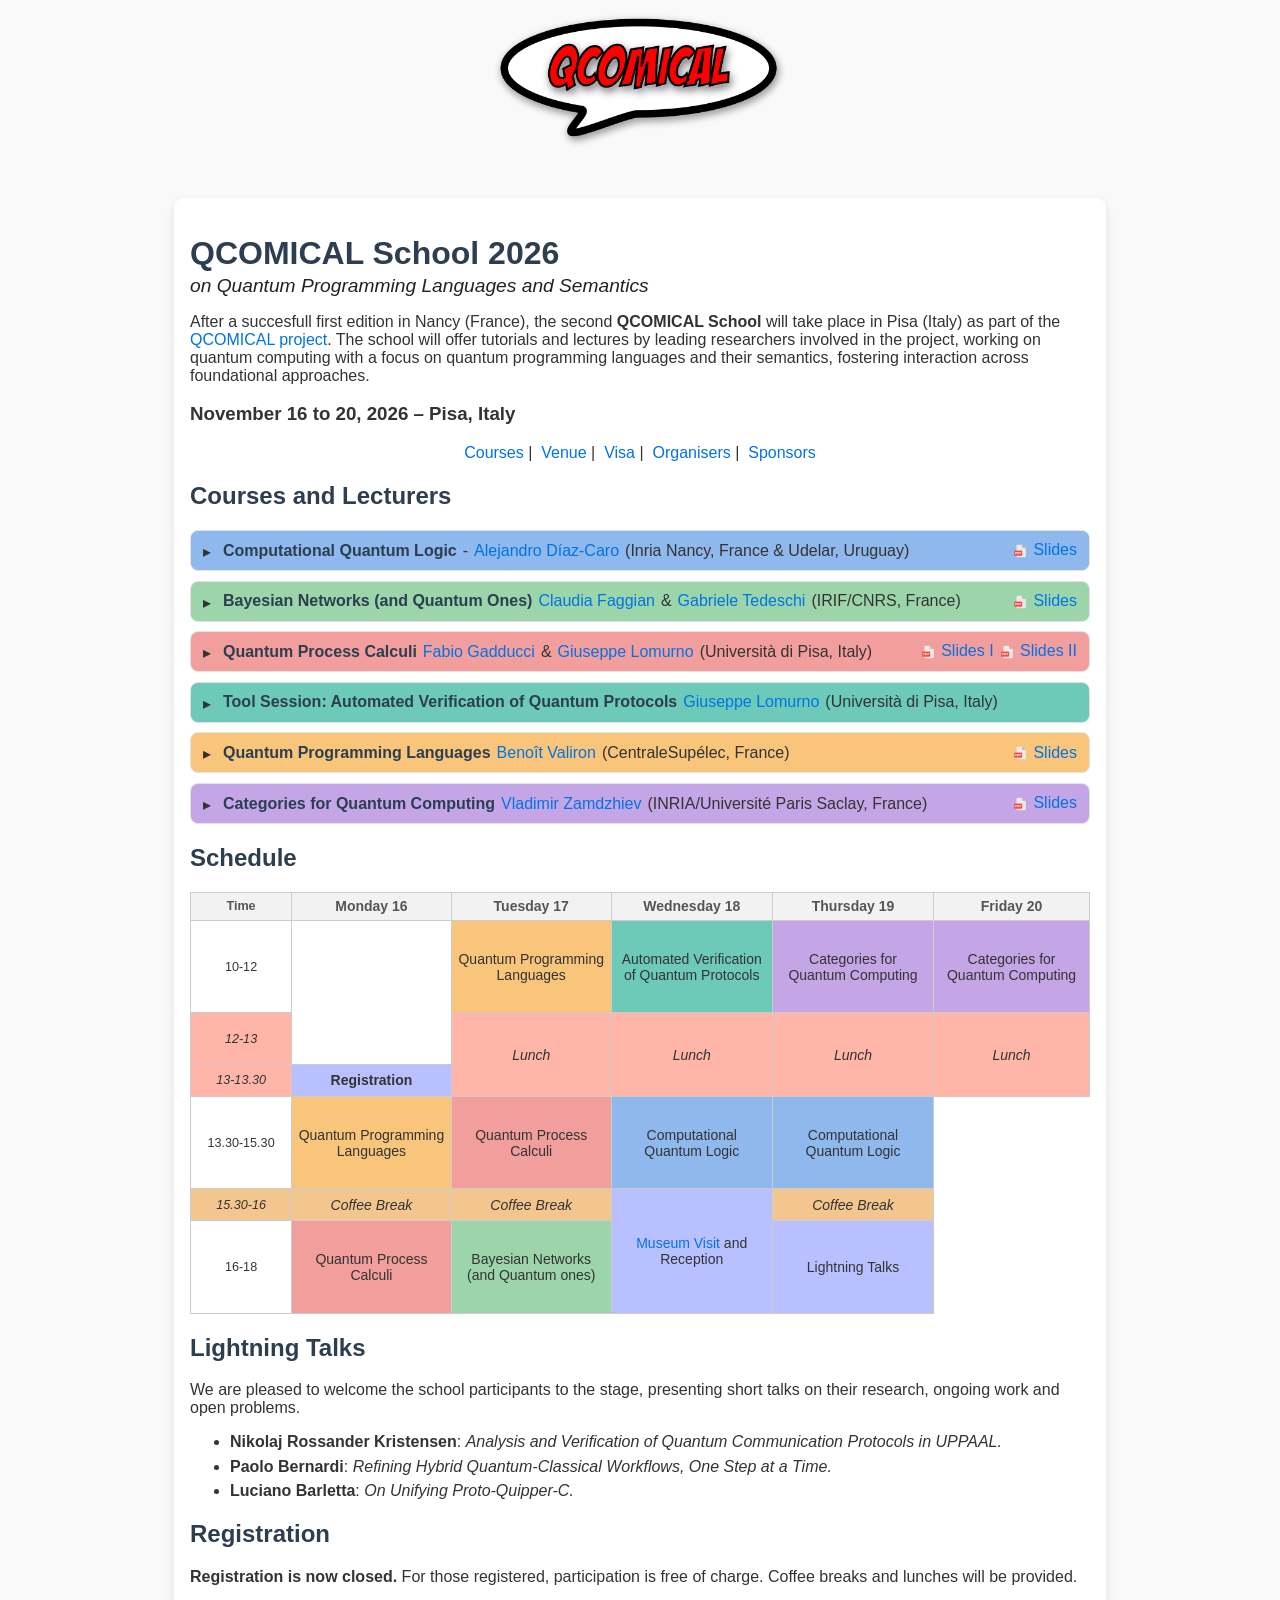
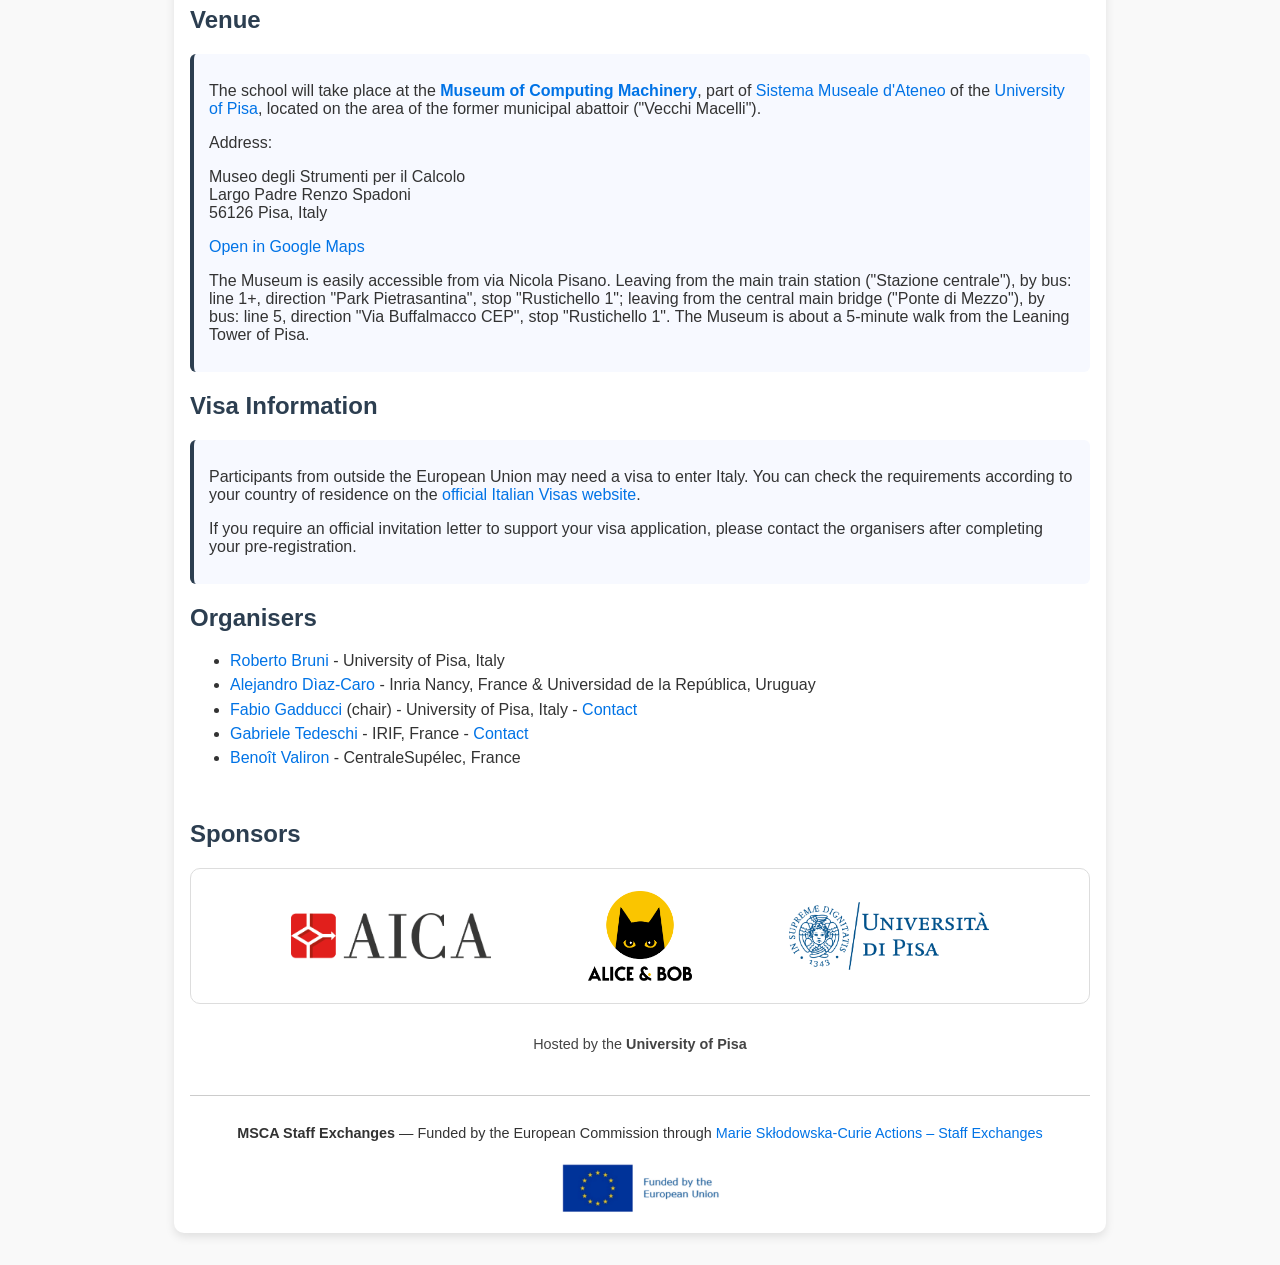
<file: index.html>
<!DOCTYPE html>
<html lang="en">
<head>
  <meta charset="UTF-8">
  <meta name="viewport" content="width=device-width, initial-scale=1">
  <title>QCOMICAL School 2026</title>
  <LINK rel="shortcut icon" href="favqcomical.png" type="image/x-icon">
  <link rel="stylesheet" href="style-qcomical.css?v=36">
</head>
<body>
  <div class="logo-container">
    <img src="img/QCOMICAL-logo.png" alt="QCOMICAL logo" class="qcomical-logo">
  </div>

<main class="container">
  <h1>QCOMICAL School 2026</h1>
  <p class="tagline"><em>on Quantum Programming Languages and Semantics</em></p>
  <p>
  After a succesfull first edition in Nancy (France), the second <strong>QCOMICAL School</strong> will take place in Pisa (Italy) as part of the 
  <a href="https://wdi.centralesupelec.fr/qcomical/" target="_blank">QCOMICAL project</a>.
  The school will offer tutorials and lectures by leading researchers involved in the project, working on quantum computing
  with a focus on quantum programming languages and their semantics, fostering interaction across foundational approaches.
  </p>

  <h3>November 16 to 20, 2026 – Pisa, Italy</h3>
  <nav style="margin: 0.5em 0 1.25em; text-align:center">
    <a href="#courses">Courses</a>&nbsp;|&nbsp; 
    <!--<a href="#schedule">Schedule</a>&nbsp;|&nbsp;-->
    <a href="#venue">Venue</a>&nbsp;|&nbsp;
    <a href="#visa">Visa</a>&nbsp;|&nbsp;
    <a href="#organisers">Organisers</a>&nbsp;|&nbsp;
    <a href="#sponsors">Sponsors</a>
  </nav>


  <h2 id="courses">Courses and Lecturers</h2>
  <ul class="lecturers">
    <li>
      <details class="course ql">
	<summary class="ql">
	  <span class="left">
	    <span class="course-title">Computational Quantum Logic</span> -
	     <a href="https://members.loria.fr/adiazcaro/" target="_blank">Alejandro D&iacute;az-Caro</a> 
	     (Inria Nancy, France & Udelar, Uruguay)
	  </span>
	  <span class="right">
	    <a href="alejandro.pdf" class="pdf" target="_blank">Slides</a>
	  </span>
	</summary>
	<div class="abstract">
	  <p>In this course, we will explore the logical foundations of quantum computing through the lens of the Curry-Howard correspondence. We will look at both directions of this relationship: how linear logic provides a natural framework for quantum mechanics, and conversely, what kind of logic emerges when we take quantum linearity as the starting point. Along the way, we will explore the challenges posed by measurement and the resulting non-determinism, examining different approaches to incorporating non-deterministic choice into logical systems.</p>
	</div>
      </details>
    </li>
    <li>
      <details class="course bn">
	<summary class="bn">
	  <span class="left">
	    <span class="course-title">Bayesian Networks (and Quantum Ones)</span>
	     <a href="https://www.irif.fr/~faggian/" target="_blank">Claudia Faggian</a> 
       &
       <a href="https://www.irif.fr/users/tedeschi/index" target="_blank">Gabriele Tedeschi</a> (IRIF/CNRS, France)
	  </span>
	  <span class="right">
	    <a href="tedeschi.pdf" class="pdf" target="_blank">Slides</a>
	  </span>
	</summary>
	<div class="abstract">
	  <p>Quantum theory can be framed as a theory of inference. What it predicts are the probabilities of measurement outcomes on a system; so framed, prediction is a problem of probabilistic inference. It is then natural to ask if and how the tools developed for classical Bayesian inference carry over to the quantum setting — an active research area.


The first part of the course introduces Bayesian networks, prominent graphical models for probabilistic reasoning under uncertainty, which have a dual nature as tools for inference and as causal models. We present their semantics and the basic mechanisms of inference.

The second part opens towards quantum Bayesian networks, which extend the framework to systems involving both classical and quantum data. The Bell experiment — Alice and Bob measuring a pair of entangled qubits in laboratories far apart — will be our guiding example.</p>
	</div>
      </details>
    </li>
    <li>
      <details class="course pc">
	<summary class="pc">
	  <span class="left">
	    <span class="course-title">Quantum Process Calculi</span>
	     <a href="https://pages.di.unipi.it/gadducci/" target="_blank">Fabio Gadducci</a> 
       &
       <a href="https://www.unipi.it/ateneo/organizzazione/persone/giuseppe-lomurno-204838/" target="_blank">Giuseppe Lomurno</a> (Universit&agrave; di Pisa, Italy)
	  </span>
	  <span class="right">
	    <a href="gadducci.pdf" class="pdf" target="_blank">Slides I</a>
      <a href="lomurno.pdf" class="pdf" target="_blank">Slides II</a>
	  </span>
	</summary>
	<div class="abstract">
	  <p>Whereas most quantum protocols are described in natural language and rarely analysed through the lens of formal methods, modern quantum network infrastructures demand rigorous guarantees of correctness and security. 
      Process calculi represent a natural candidate for quantum protocol verification, given their effectiveness in modelling and analysing distributed systems. 
      This course introduces the lqCCS language, a quantum extension of value-passing CCS.
      It describes its operational semantics, illustrates the associated testing and bisimulation equivalences,  and provides examples of protocol specifications to assess the calculus' adequacy in proving their correctness.</p>
	</div>
      </details>
    </li>
	<li>
      <details class="course vqp">
	<summary class="vqp">
	  <span class="left">
	    <span class="course-title">Tool Session: Automated Verification of Quantum Protocols</span>
	     <a href="https://www.unipi.it/ateneo/organizzazione/persone/giuseppe-lomurno-204838/" target="_blank">Giuseppe Lomurno</a> (Universit&agrave; di Pisa, Italy)
	  </span>
	  <span class="right">
	    <!--<a href="quarc" class="pdf" target="_blank">Slides</a>-->
	  </span>
	</summary>
	<div class="abstract">
	  <p>Quantum communication is moving from laboratory demonstrations to deployed security applications, so the correctness of quantum protocols is becoming a practical concern rather than a theoretical one.
Verification is hard on multiple axis: the systems act on possibly large quantum states with probabilistic behaviour, and being concurrent, they also exhibit non-deterministic behaviour.
These two features do not compose for free: theoretical work shows that naively extending classical techniques breaks soundness, and that scheduling must be handled with care.
We present an interactive workbench that implements these results.
Protocols are written in lqCCS, a process algebra that adds quantum operations to the simple syntax of CCS.
The tool typechecks protocols and sepcifications, derives their semantics as labelled transition systems, and decides behavioural equivalence via bisimilarity, both from the command line and through a GUI in which the state space can be explored interactively.
    </p>
	</div>
      </details>
    </li>
    <li>
      <details class="course qpl">
	<summary class="qpl">
	  <span class="left">
	    <span class="course-title">Quantum Programming Languages</span>
	     <a href="https://www.monoidal.net/" target="_blank">Beno&icirc;t Valiron</a> (CentraleSup&eacute;lec, France)
	  </span>
	  <span class="right">
	    <a href="valiron.pdf" class="pdf" target="_blank">Slides</a>
	  </span>
	</summary>
	  <div class="abstract">
	  <p>In this lecture, we will discuss what it means to program quantum
computers: what is the computational model, what is the general
structure of quantum algorithms, and what it implies in terms of
programming structures and constraints. We shall in particular focus on
the functional paradigm, and the differences with the classical
framework.</p>
	</div>
    </li>
    <li>
      <details class="course cat">
	<summary class="cat">
	  <span class="left">
	    <span class="course-title">Categories for Quantum Computing</span>
	     <a href="https://zamdzhiev.github.io/" target="_blank">Vladimir Zamdzhiev</a> (INRIA/Universit&eacute; Paris Saclay, France)
	  </span>
	  <span class="right">
	    <a href="zamdzhiev.pdf" class="pdf" target="_blank">Slides</a>
	  </span>
	</summary>
	<div class="abstract">
	  <p>In this course we recall some of the more important categories that have been studied in the program of Categorical Quantum Mechanics (CQM) for finite-dimensional quantum systems. Examples include the category FHilb of finite-dimensional Hilbert spaces and linear maps between them and a category that is equivalent to finite-dimensional C*-algebras and completely positive (CP) maps between them. We then consider additional categories that are relevant for quantum computation where we take into account normalisation constraints and show that we still have nice categorical structures that are compatible with the Heisenberg-Schrödinger duality of quantum theory.

The latter results are based on a joint paper with Thea Li and other papers coauthored with Bert Lindenhovius.</p>
	</div>
      </details>
    </li>
    </ul>

<div style="/*display: none;*/">
  <h2 id="schedule">Schedule</h2>
<div class="schedule">
  <table>
    <thead>
      <tr>
        <th>Time</th>
        <th>Monday 16</th>
        <th>Tuesday 17</th>
        <th>Wednesday 18</th>
        <th>Thursday 19</th>
        <th>Friday 20</th>
      </tr>
    </thead>
    <tbody>
      <!-- 10-12 -->
      <tr class="row-120">
        <td>10-12</td>
        <td class="empty"></td>
        <td class="courses qpl">Quantum Programming Languages</td>
        <td class="courses vqp">Automated Verification of Quantum Protocols</td>
        <td class="courses cat">Categories for Quantum Computing</td>
        <td class="courses cat">Categories for Quantum Computing</td>
      </tr>

      <!-- 12-13 -->
      <tr class="row-60">
        <td class="lunch">12-13</td>
        <td class="empty"></td>
        <td class="lunch" rowspan="2">Lunch</td>
        <td class="lunch" rowspan="2">Lunch</td>
        <td class="lunch" rowspan="2">Lunch</td>
        <td class="lunch" rowspan="2">Lunch</td>
      </tr>

      <!-- 13-13.30 -->
      <tr class="row-30">
        <td class="lunch">13-13.30</td>
        <td class="social"><strong>Registration</strong></td>
      </tr>

      <!-- 13.30-15.30 -->
      <tr class="row-120">
        <td>13.30-15.30</td>
        <td class="courses qpl">Quantum Programming Languages</td>
        <td class="courses pc">Quantum Process Calculi</td>
        <td class="courses ql">Computational Quantum Logic</td>
        <td class="courses ql">Computational Quantum Logic</td>
        <td class="empty"></td>
      </tr>

      <!-- 15.30-16 -->
      <tr class="row-30">
        <td class="coffee">15.30-16</td>
        <td class="coffee">Coffee Break</td>
        <td class="coffee">Coffee Break</td>
        <td class="social" rowspan="2"><a href="https://www.msc.sma.unipi.it/en/collections/">Museum Visit</a> and Reception</td>
        <td class="coffee">Coffee Break</td>
        <td class="empty"></td>
      </tr>

      <!-- 16-18 -->
      <tr class="row-120">
        <td>16-18</td>
        <td class="courses pc">Quantum Process Calculi</td>
        <td class="courses bn">Bayesian Networks (and Quantum ones)</td>
        <td class="social">Lightning Talks</td>
        <td class="empty"></td>
      </tr>
    </tbody>
  </table>
</div>
</div>

  <h2 id="lightning">Lightning Talks</h2>
  <p>We are pleased to welcome the school participants to the stage, presenting short talks on their research, ongoing work and open problems.</p>
  <ul class="organisers">
    <li><strong>Nikolaj Rossander Kristensen</strong>: <em>Analysis and Verification of Quantum Communication Protocols in UPPAAL.</em></li>
    <li><strong>Paolo Bernardi</strong>: <em>Refining Hybrid Quantum-Classical Workflows, One Step at a Time.</em></li>
    <li><strong>Luciano Barletta</strong>: <em>On Unifying Proto-Quipper-C.</em></li>
  </ul>

  <h2 id="prereg">Registration</h2>

  <p>
  <strong>Registration is now closed.</strong>
  For those registered, participation is free of charge</strong>. Coffee breaks and lunches will be provided.
  </p>
  <!--
  <div class="prereg-box"> 
    <p>Filling the form below is mandatory.</p>
    <a href="https://forms.gle/PEgU6gXWRvAGsyMJ6"
       target="_blank" rel="noopener"
		       aria-label="Open the pre-registration form in a new tab">
      Click here to access the registration form
    </a>
    <p>Your submission will be considered a pre-registration until you receive a confirmation email, usually sent within two days.</p>
    <h3>Registration deadline: October 16, 2026 (AoE)</h3>
    <p><strong>If you receive any error message, please try again or contact the organisers.</strong></p>
  </div>-->

  
  <!--
  <h2 id="prereg">Accommodation</h2>
  <p>
  A few rooms have been reserved at
  <a href="https://www.residence.unipi.it/" target="_blank"><strong>Residence Le Benedettine</strong></a>,
  the guesthouse of the University of Pisa.
  They are available on a first come-first served basis. <br>
  If you wish to book a <strong>single-bed room</strong>, you can do so following this 
  <a href="https://www.residence.unipi.it/richiestaautenticata/?lang=en">link</a>,
  and insert the following code into the <i>additional notes</i>: <b>Priority code 1156/2026</b>.
  If you and another attendee wish to book a <strong>double room</strong>, 
  you can contact the guesthouse with a mail to <tt>"info at residence.unipi.it"</tt>.
  You will have to specify both of your names and the same code priority code as before.
  </p>
  -->

  <h2 id="venue">Venue</h2>
  <div class="venue-box">
    <p>
    The school will take place at the <strong><a href="https://www.msc.sma.unipi.it/en/" target="_blank">Museum of Computing Machinery</a></strong>, 
    part of <a href="https://www.sma.unipi.it/en/" target="_blank"> Sistema Museale d'Ateneo</a> of the 
    <a href="https://www.unipi.it/en/" target="_blank">University of Pisa</a>,
    located on the area of the former municipal abattoir ("Vecchi Macelli").
    </p>
    <p>
    Address:
    <address style="font-style: normal;">
      Museo degli Strumenti per il Calcolo<br>
      Largo Padre Renzo Spadoni<br>
      56126 Pisa, Italy
    </address>
    </p>
    <p>
    <a href="https://www.google.com/maps/place/Museo+degli+Strumenti+per+il+Calcolo/@43.7167528,10.3877674,17z/data=!3m1!4b1!4m6!3m5!1s0x12d59174dbd13f9b:0xfd194d0edb1dd85f!8m2!3d43.716749!4d10.3903423!16s%2Fg%2F11g_x8jgtn?entry=ttu&g_ep=EgoyMDI2MDQxNS4wIKXMDSoASAFQAw%3D%3D"
       target="_blank" rel="noopener">Open in Google Maps</a>
    </p>
    <p>
    The Museum is easily accessible from via Nicola Pisano. 
    Leaving from the main train station ("Stazione centrale"), by bus: line 1+, direction "Park Pietrasantina", stop "Rustichello 1"; 
    leaving from the central main bridge ("Ponte di Mezzo"), by bus: line 5, direction "Via Buffalmacco CEP", stop "Rustichello 1". 
    The Museum is about a 5-minute walk from the Leaning Tower of Pisa.
    </p>
    </div>

  <h2 id="visa">Visa Information</h2>
  <div class="visa-box">
  <p>
    Participants from outside the European Union may need a visa to enter Italy.  
    You can check the requirements according to your country of residence on the  
    <a href="https://www.msc.sma.unipi.it/en/" target="_blank">official Italian Visas website</a>.
  </p>
  <p>
    If you require an official invitation letter to support your visa application, please contact the organisers after completing your pre-registration.
  </p>
  </div>

  <h2 id="organisers">Organisers</h2>
  <p>
  <ul class="organisers">
    <li><a href="https://pages.di.unipi.it/bruni/" target="_blank">Roberto Bruni</a> - University of Pisa, Italy</li>
    <li><a href="https://members.loria.fr/ADiazCaro/">Alejandro D&igrave;az-Caro</a> - Inria Nancy, France & Universidad de la República, Uruguay </li>
    <li><a href="https://pages.di.unipi.it/gadducci/">Fabio Gadducci</a> (chair) - University of Pisa, Italy - 
		<!-- A js script at the bottom of the pages composes user and domain on a click event-->
		<a href="#" class="secure-email" mail-user="fabio.gadducci" mail-domain="unipi.it">Contact</a></li>
    <li><a href="https://www.irif.fr/users/tedeschi/index" target="_blank">Gabriele Tedeschi</a> - IRIF, France - 
		<a href="#" class="secure-email" mail-user="gabriele.tedeschi" mail-domain="irif.fr">Contact</a></li>
  	<li><a href="http://www.monoidal.net/" target="_blank">Beno&icirc;t Valiron</a> - CentraleSup&eacute;lec, France</li>
  </ul>
  </p>

  <h2 id="sponsors">Sponsors</h2>

 
  <section class="sponsors">
    <!-- 1st row 
    <div class="tier tier-diamond">
      <h3>Diamond</h3>
      <div class="logos">
        <a class="logo" href="https://www.quantinuum.com" target="_blank" rel="noopener">
          <img src="img/quantinuum-logo.png" alt="Quantinuum">
        </a>
      </div>
    </div>
	-->

    <!-- 2nd row 
    <div class="tier tier-platinum">
      <h3>Platinum</h3>
      <div class="logos is-empty"></div>
    </div>
    -->

    <!-- 3rd row -->
    <div class="tier tier-gold">
      <!-- <h3>Gold</h3> -->
      <div class="logos">
		<a class="logo" href="https://www.aicanet.it/" target="_blank" rel="noopener">
          <img src="img/Logo_AICA_Nuovo.png" style="width: 200px; height: auto;" alt="AICA">
        </a>
		<a class="logo" href="https://alice-bob.com/" target="_blank" rel="noopener">
		<img src="img/AB-logo-RVB-vertical-black-Nomaring.png" style="width:auto; height: auto;" alt="Alice&Bob">
		</a>
		<a class="logo" href="https://www.unipi.it/" target="_blank" rel="noopener">
          <img src="img/unipi-logo.png" style="width:200px; height: auto;" alt="University of Pisa">
        </a>
      </div>
    </div>

    <!-- 4th row 
    <div class="tier tier-silver">
      <h3>Silver</h3>
      <div class="logos">
        <a class="logo" href="https://quandela.com/" target="_blank" rel="noopener">
          <img src="img/quandela-logo.jpeg" alt="Quandela">
        </a>
      </div>
      <div class="logos">
	<a class="logo" href="https://www.info.gouv.fr/actualite/france-2030-strategie-quantique-lancement-d-une-plateforme-nationale-de-calcul-quantique" target="_blank" rel="noopener">
	  <img src="img/EPiQ-HQI.png" alt="EPiQ - HQI">
        </a>
      </div>
    </div>
	-->
  </section>
  
  <div class="hosted-by" style="text-align:center; margin-top:2em;">
    <p style="margin-bottom:0.5em; font-size:90%;">
    Hosted by the <strong>University of Pisa</strong>
    </p>
    <!-- <img src="img/unipi-logo.png" alt="unipi logo" style="width:560px; height:auto;"> -->
  </div>

  <div class="eu-funding">
  <p><strong>MSCA Staff Exchanges</strong> — Funded by the European Commission through
    <a href="https://marie-sklodowska-curie-actions.ec.europa.eu/actions/staff-exchanges" target="_blank">
      Marie Skłodowska-Curie Actions – Staff Exchanges
    </a>
  </p>
  <img src="img/EUflag.png" alt="Funded by the European Union">
</div>
</main>

<script>
      document.querySelectorAll('.secure-email').forEach(link => {
        link.addEventListener('click', function(e) {
          e.preventDefault(); // Stops the page from jumping
          
          const user = this.getAttribute('mail-user');
          const domain = this.getAttribute('mail-domain');
          
          // Opens the user's default email client
          window.location.href = `mailto:${user}@${domain}`;
        });
      });
</script>

</body>
</html>
</file>
<file: style-qcomical.css>
:root {
  /* Course Colors */
  --color-ql:  #8fb8ed;  /* Soft bright blue */
  --color-bn:  #9bd5a9;  /* Soft bright mint green */
  --color-pc:  #f29e9d;  /* Soft bright coral/salmon */
  --color-vqp: #6dc9b8;  /* Vibrant soft teal  */
  --color-qpl: #f8c57b;  /* Soft warm apricot/gold */
  --color-cat: #c4a6e6;  /* Soft bright lavender */

  /* Schedule Event Colors (Fainter & Distinct) */
  --color-lunch:  #ffb5a7;  /* Cheerful soft coral-pink */
  --color-coffee: #f3c68f;  /* Warm, cozy creamy amber */
  --color-social: #b8c0ff;  /* Vibrant soft periwinkle-blue */
}


body {
  font-family: "Helvetica Neue", Helvetica, Arial, sans-serif;
  background-color: #f9f9f9;
  margin: 0;
  padding: 0;
  color: #333;
}

.container {
  max-width: 900px;
  margin: 2em auto;
  padding: 1em;
  background: white;
  border-radius: 10px;
  box-shadow: 0 4px 10px rgba(0,0,0,0.1);
}

h1, h2 {
  color: #2c3e50;
}

.logo-container {
  text-align: center;
  margin-bottom: 1.5em;
}

.qcomical-logo {
  max-width: 100%;
  height: auto;
  width: 300px;
}

.eu-funding {
  margin-top: 3em;
  padding-top: 1em;
  border-top: 1px solid #ccc;
  text-align: center;
  font-size: 90%;
}

.eu-funding img {
  margin-top: 0.5em;
  width: 160px;
  height: auto;
}

.hosted-by {
  text-align: center;
  margin-top: 2em;
  margin-bottom: 2em;
  color: #444;
}

.hosted-by p {
  margin-bottom: 0.5em;
}

.hosted-by img {
  max-width: 160px;   /* nunca más grande que el logo de la UE */
  height: auto;
  display: block;
  margin: 0 auto;
}

a {
  color: #0073e6;
  text-decoration: none;
}
a:hover {
  text-decoration: underline;
}

.schedule table {
  width: 100%;
  border-collapse: collapse;
  margin-top: 1em;
  font-size: 14px;
}

.schedule tr.row-30 td {
  height: 20px;
}

.schedule tr.row-60 td {
  height: 40px;
}

.schedule tr.row-90 td {
  height: 60px;
}

.schedule tr.row-120 td {
  height: 80px;
}

.schedule td,
.schedule th {
  vertical-align: middle;
  text-align: center;
  padding: 0.4em;
  border: 1px solid #ccc;
}

.schedule td.empty {
  border: none !important;
  background: transparent;
}

th {
  background-color: #f2f2f2;
  font-weight: bold;
  color: #555;
}

.schedule td:first-child,
.schedule th:first-child {
  white-space: nowrap;
  min-width: 90px;
  font-size: 90%;
}

.schedule th:not(:first-child),
.schedule td:not(:first-child) {
  width: 20%; 
}

/* --- New Colors with Original Text Styling --- */

.courses {
  background-color: #c9daf8; /* Soft Pastel Blue */
}

.lunch {
  background-color: var(--color-lunch);
  font-style: italic;
}

.coffee {
  background-color: var(--color-coffee);
  font-style: italic;
}

.social {
  background-color: var(--color-social);
}


.lecturers li {
  margin-bottom: 0.4em;
}

.organisers li {
	margin-bottom: 0.4em;
}

.tagline {
  font-size: 1.2em;
  font-weight: 500;
  color: #222;
  margin-top: -1em;
  margin-bottom: 0.5em;
}

.prereg-box {
  border: 2px solid #e74c3c;   /* rojo suave */
  background-color: #fff5f5;   /* fondo tenue */
  padding: 15px;
  margin: 20px 0;
  text-align: center;
  border-radius: 6px;
}

.prereg-box strong {
  color: #e74c3c;
}

.prereg-box a {
  display: inline-block;
  margin: 10px 0;
  padding: 10px 18px;
  background-color: #e74c3c;
  color: white;
  font-weight: bold;
  border-radius: 4px;
  text-decoration: none;
  transition: background-color 0.2s ease;
}

.prereg-box a:hover {
  background-color: #c0392b;
}

.prereg-box p:last-child {
  margin-top: 15px;
  font-weight: bold;
  color: #e74c3c;
}

.venue-box, .visa-box {
  background-color: #f7f9ff;
  border-left: 4px solid #2c3e50;
  padding: 12px 15px;
  margin: 20px 0;
  border-radius: 6px;
}

/* Sponsors */
#sponsors { margin-top: 2.2em; }

.sponsors {
  background: #fff;
  border: 1px solid #ddd;   /* borde externo limpio */
  border-radius: 10px;
  overflow: hidden;
}

.sponsors .tier {
  padding: 14px 16px;
  /* por defecto, SIN línea punteada */
  border-top: none;
}

/* Línea punteada SOLO entre categorías visibles */
.sponsors .tier:not(:has(.logos:empty)) + .tier:not(:has(.logos:empty)) {
  border-top: 2px dashed #d7d7d7;
}

.sponsors h3 {
  margin: 0 0 8px;
  font-size: 1.05em;
  color: #2c3e50;
  text-align: center;
}

.sponsors .logos {
  display: grid;
  grid-auto-flow: column;
  grid-auto-columns: max-content;
  justify-content: space-evenly;   /* reparte el espacio entre logos */
  gap: 36px;                       /* más aire entre logos */
  padding: 8px 24px;               /* evita que queden pegados al borde */
  align-items: center;
  min-height: 70px;   /* más alto para logos grandes */
  text-align: center;
}

/* Tamaños por categoría */
.sponsors .tier-diamond img   { max-height: 100px; width: auto; }
.sponsors .tier-platinum img  { max-height: 95px;  width: auto; }
.sponsors .tier-gold img      { max-height: 90px;  width: auto; }
.sponsors .tier-silver img    { max-height: 70px;  width: auto; }

.sponsors .logo img {
  display: block;
  height: auto;
  filter: none;
}

/* Responsive */
@media (max-width: 560px) {
  .sponsors .logos { grid-auto-flow: row; gap: 12px; }
  .sponsors .tier-diamond img  { max-height: 80px; }
  .sponsors .tier-platinum img { max-height: 65px; }
  .sponsors .tier-gold img     { max-height: 55px; }
  .sponsors .tier-silver img   { max-height: 48px; }
}

/* Ocultar categorías sin logos */
.sponsors .tier:has(.logos:empty) { display: none; }

/* Cursos con abstracts plegables */
.lecturers { list-style: none; padding-left: 0; }
.lecturers li { margin: 0 0 0.6em 0; }

.course {
  border: 1px solid #e3e3e3;
  border-radius: 8px;
  padding: 0;               /* el padding va en summary y abstract */
  overflow: hidden; /* ADD THIS: Keeps the abstract background inside the rounded corners */
}



.course[open] { box-shadow: 0 2px 8px rgba(0,0,0,0.06); }

.course summary {
  display: flex;
  gap: 6px;
  align-items: baseline;
  padding: 10px 12px;
  cursor: pointer;
  list-style: none;         /* oculta el triángulo nativo en algunos navegadores */
}

/* Ocultar marcador nativo y poner uno custom */
.course summary::-webkit-details-marker { display: none; }
.course summary::before {
  content: "▸";
  flex: 0 0 auto;
  transform: translateY(1px);
}
.course[open] summary::before { content: "▾"; }

.course-title {
  font-weight: 600;
  color: #2c3e50;           /* consistente con tus h1/h2 */
}


/* Cuerpo del abstract */
.course .abstract {
  padding: 10px 12px 12px 34px;  /* sangría para alinear con el caret */
  border-top: 1px solid #eee;
  color: #333;
  line-height: 1.45;
  text-align: justify;
  background-color: rgba(255, 255, 255, 0.6); /* ADD THIS: Creates the faded parent color effect */
}

.course .abstract p { margin: 0.4em 0; }

/* Para sponsors en el móvil */
@media (max-width: 560px) {
  /* Hacer que cada fila de logos sea realmente una columna apilada */
  .sponsors .logos {
    display: grid;
    grid-auto-flow: row;          /* apilar */
    grid-auto-columns: unset;     /* anula el max-content que rompe en iOS */
    grid-template-columns: 1fr;   /* una columna centrada */
    justify-content: center;
    align-items: center;
    gap: 12px;
    padding: 8px 12px;
  }

  /* Centrado y contención estricta del logo */
  .sponsors .logo {
    display: flex;
    justify-content: center;
    max-width: 100%;
  }
  .sponsors .logo img {
    max-width: 100%;
    height: auto;
    object-fit: contain;
  }

  /* Alturas un poco menores en móvil, manteniendo jerarquía */
  .sponsors .tier-diamond img { max-height: 80px; }
  .sponsors .tier-gold img    { max-height: 65px; }
  .sponsors .tier-silver img  { max-height: 50px; }
}

/* Para el programa en el movil */

@media (max-width: 560px) {
  .schedule {
    overflow-x: auto;
    -webkit-overflow-scrolling: touch;
  }
  .schedule table {
    /* SIN table-layout: fixed */
    min-width: 900px;   /* ancho mínimo cómodo para 6 columnas */
    width: 100%;
  }
  .schedule th, .schedule td {
    padding: 0.3em;
    font-size: 12px;
    white-space: normal;
    word-break: break-word;
  }
  .schedule td:first-child,
  .schedule th:first-child {
    min-width: 80px;
    font-size: 11px;
  }

  /* (Opcional, muy útil): primera columna fija al hacer scroll */
  .schedule td:first-child,
  .schedule th:first-child {
    position: sticky;
    left: 0;
    background: #fff;   /* o #f2f2f2 para el th */
    z-index: 2;
  }
  .schedule th:first-child { background: #f2f2f2; z-index: 3; }
}

/* Alinea contenido del summary: izquierda título + derecha slides */
.course summary {
  display: flex;
  justify-content: space-between;  /* separa izquierda y derecha */
  align-items: center;
  flex-wrap: wrap;                 /* permite que baje si se achica */
  gap: 6px;
  padding: 10px 12px;
  cursor: pointer;
  list-style: none;
}

/* Bloque izquierdo (titulo, nombre, institución) */
.course summary .left {
  display: flex;
  flex-wrap: wrap;
  align-items: baseline;
  gap: 6px;
}

/* Bloque derecho (slides) */
.course summary .right {
  margin-left: auto;               /* empuja a la derecha */
  white-space: nowrap;
}

/* Ajuste del triángulo indicador */
.course summary::before {
  content: "▸";
  margin-right: 6px;
}
.course[open] summary::before {
  content: "▾";
}

/* Responsive: en móvil, apilar slide abajo */
@media (max-width: 560px) {
  .course summary {
    flex-direction: column;
    align-items: flex-start;
  }
  .course summary .right {
    margin-left: 0;
  }
}

/* Logo dentro de una celda del programa */
.schedule td.logo-cell {
  background: #fff;  
  padding: 2px;        
}

.schedule td.logo-cell img {
  display: block;
  max-width: 100%;
  max-height: 100%;
  width: 100%;             /* ocupa el ancho disponible */
  height: 100%;            /* se adapta al alto de la celda */
  object-fit: contain;     /* mantiene proporciones 851x159 */
  margin: 0 auto;
}

/* Íconos para los enlaces de slides */
a.pdf::before,
a.html::before {
  content: "";
  display: inline-block;
  vertical-align: middle;
  width: 18px;   /* ajustá si querés más grande */
  height: 18px;
  margin-right: 4px;
  background-size: contain;
  background-repeat: no-repeat;
  background-position: center;
}

/* Icono PDF */
a.pdf::before {
  background-image: url("pdf.png");
}

/* Icono HTML */
a.html::before {
  background-image: url("html.png");
}

/* Coloring the courses programs */
.course.ql  { background-color: var(--color-ql); }
.course.bn  { background-color: var(--color-bn); }
.course.pc  { background-color: var(--color-pc); }
.course.vqp { background-color: var(--color-vqp); }
.course.qpl { background-color: var(--color-qpl); }
.course.cat { background-color: var(--color-cat); }

/* Coloring the courses schedule */
.courses.ql  { background-color: var(--color-ql); }
.courses.bn  { background-color: var(--color-bn); }
.courses.pc  { background-color: var(--color-pc); }
.courses.vqp { background-color: var(--color-vqp); }
.courses.qpl { background-color: var(--color-qpl); }
.courses.cat { background-color: var(--color-cat); }
</file>
